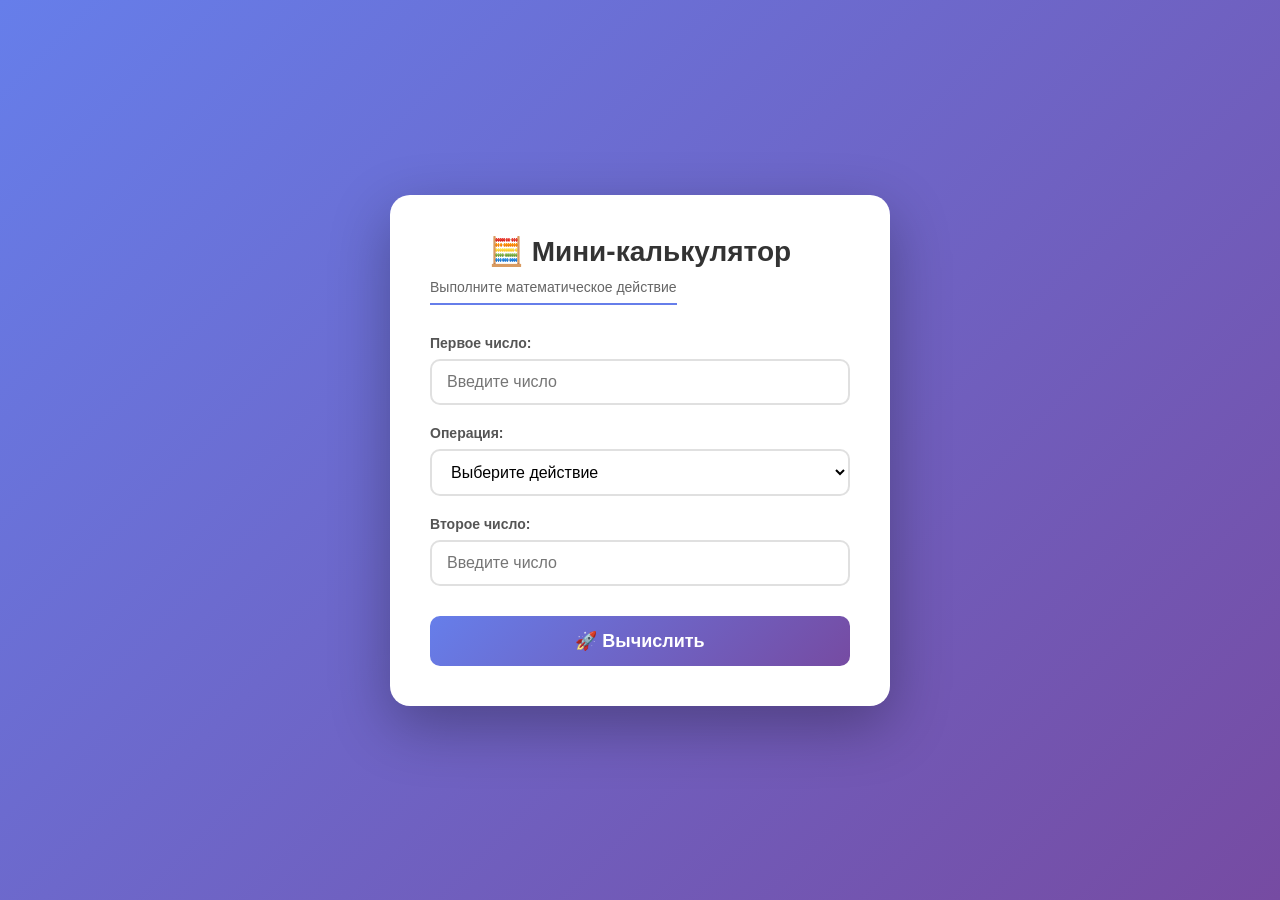
<file: calculator.html>
<!DOCTYPE html>
<html lang="ru">
<head>
    <meta charset="UTF-8">
    <meta name="viewport" content="width=device-width, initial-scale=1.0">
    <title>Мини-калькулятор</title>
    <link rel="stylesheet" href="calculator.css">
</head>
<body>
    <div class="calculator-container">
        <h1>🧮 Мини-калькулятор</h1>
        <div class="subtitle">Выполните математическое действие</div>
        
        <form action="calculator.php" method="POST">
            <div class="form-group">
                <label>Первое число:</label>
                <input type="number" name="num1" step="any" placeholder="Введите число" required>
            </div>

            <div class="form-group">
                <label>Операция:</label>
                <select name="operation" required>
                    <option value="">Выберите действие</option>
                    <option value="+">➕ Сложение (+)</option>
                    <option value="-">➖ Вычитание (-)</option>
                    <option value="*">✖️ Умножение (*)</option>
                    <option value="/">➗ Деление (/)</option>
                    <option value="%">🔢 Остаток от деления (%)</option>
                    <option value="^">📈 Возведение в степень (^)</option>
                </select>
            </div>

            <div class="form-group">
                <label>Второе число:</label>
                <input type="number" name="num2" step="any" placeholder="Введите число" required>
            </div>

            <button type="submit">🚀 Вычислить</button>
        </form>
    </div>
</body>
</html>
</file>
<file: calculator.css>
* {
    margin: 0;
    padding: 0;
    box-sizing: border-box;
}

body {
    font-family: 'Segoe UI', Tahoma, Geneva, Verdana, sans-serif;
    background: linear-gradient(135deg, #667eea 0%, #764ba2 100%);
    min-height: 100vh;
    display: flex;
    justify-content: center;
    align-items: center;
    padding: 20px;
}

.calculator-container {
    background: white;
    border-radius: 20px;
    box-shadow: 0 20px 60px rgba(0, 0, 0, 0.3);
    padding: 40px;
    max-width: 500px;
    width: 100%;
    transition: transform 0.3s ease;
}

.calculator-container:hover {
    transform: translateY(-5px);
}

h1 {
    text-align: center;
    color: #333;
    margin-bottom: 10px;
    font-size: 28px;
}

.subtitle {
    text-align: center;
    color: #666;
    margin-bottom: 30px;
    font-size: 14px;
    padding-bottom: 8px;
    border-bottom: 2px solid #667eea;
    display: inline-block;
    width: auto;
    margin-left: auto;
    margin-right: auto;
}

.form-group {
    margin-bottom: 20px;
}

label {
    display: block;
    margin-bottom: 8px;
    color: #555;
    font-weight: 600;
    font-size: 14px;
}

input[type="number"] {
    width: 100%;
    padding: 12px 15px;
    border: 2px solid #e0e0e0;
    border-radius: 10px;
    font-size: 16px;
    transition: all 0.3s ease;
    outline: none;
}

input[type="number"]:focus {
    border-color: #667eea;
    box-shadow: 0 0 0 3px rgba(102, 126, 234, 0.1);
}

select {
    width: 100%;
    padding: 12px 15px;
    border: 2px solid #e0e0e0;
    border-radius: 10px;
    font-size: 16px;
    transition: all 0.3s ease;
    outline: none;
    background: white;
    cursor: pointer;
}

select:focus {
    border-color: #667eea;
    box-shadow: 0 0 0 3px rgba(102, 126, 234, 0.1);
}

button {
    width: 100%;
    padding: 14px;
    background: linear-gradient(135deg, #667eea 0%, #764ba2 100%);
    color: white;
    border: none;
    border-radius: 10px;
    font-size: 18px;
    font-weight: 600;
    cursor: pointer;
    transition: all 0.3s ease;
    margin-top: 10px;
}

button:hover {
    transform: scale(1.02);
    box-shadow: 0 5px 15px rgba(102, 126, 234, 0.4);
}

/* Стили для страницы результата */
.result-container {
    background: white;
    border-radius: 20px;
    box-shadow: 0 20px 60px rgba(0, 0, 0, 0.3);
    padding: 40px;
    max-width: 500px;
    width: 100%;
    text-align: center;
}

.result-box {
    background: linear-gradient(135deg, #667eea 0%, #764ba2 100%);
    border-radius: 15px;
    padding: 30px;
    margin: 20px 0;
}

.result-expression {
    color: rgba(255, 255, 255, 0.9);
    font-size: 18px;
    margin-bottom: 15px;
}

.result-value {
    color: white;
    font-size: 48px;
    font-weight: bold;
    word-wrap: break-word;
}

.error-message {
    background: #fee;
    border-left: 4px solid #f44336;
    padding: 15px;
    border-radius: 10px;
    color: #c62828;
    margin: 20px 0;
    text-align: left;
}

.back-link {
    display: inline-block;
    margin-top: 20px;
    padding: 12px 24px;
    background: #667eea;
    color: white;
    text-decoration: none;
    border-radius: 10px;
    transition: all 0.3s ease;
}

.back-link:hover {
    background: #764ba2;
    transform: scale(1.05);
}

.result-info {
    color: #666;
    margin-top: 15px;
    font-size: 14px;
}
</file>
